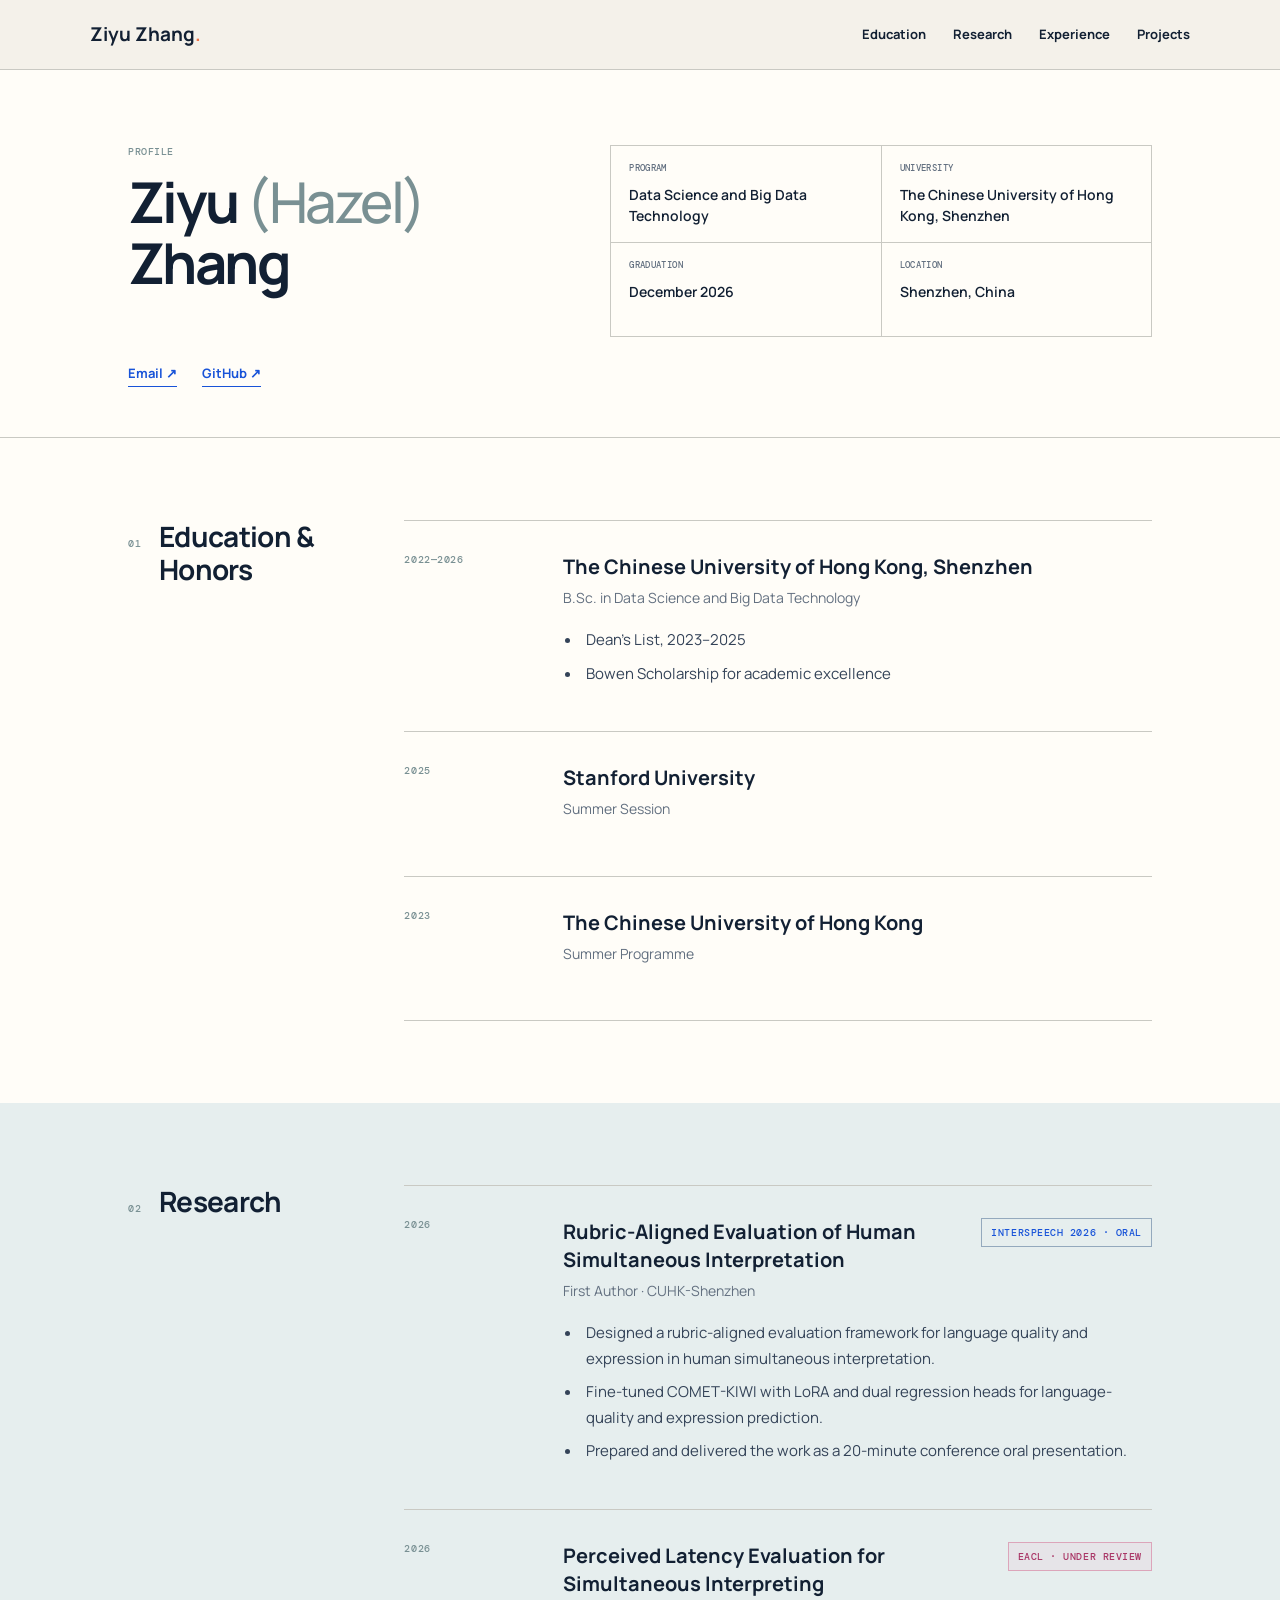
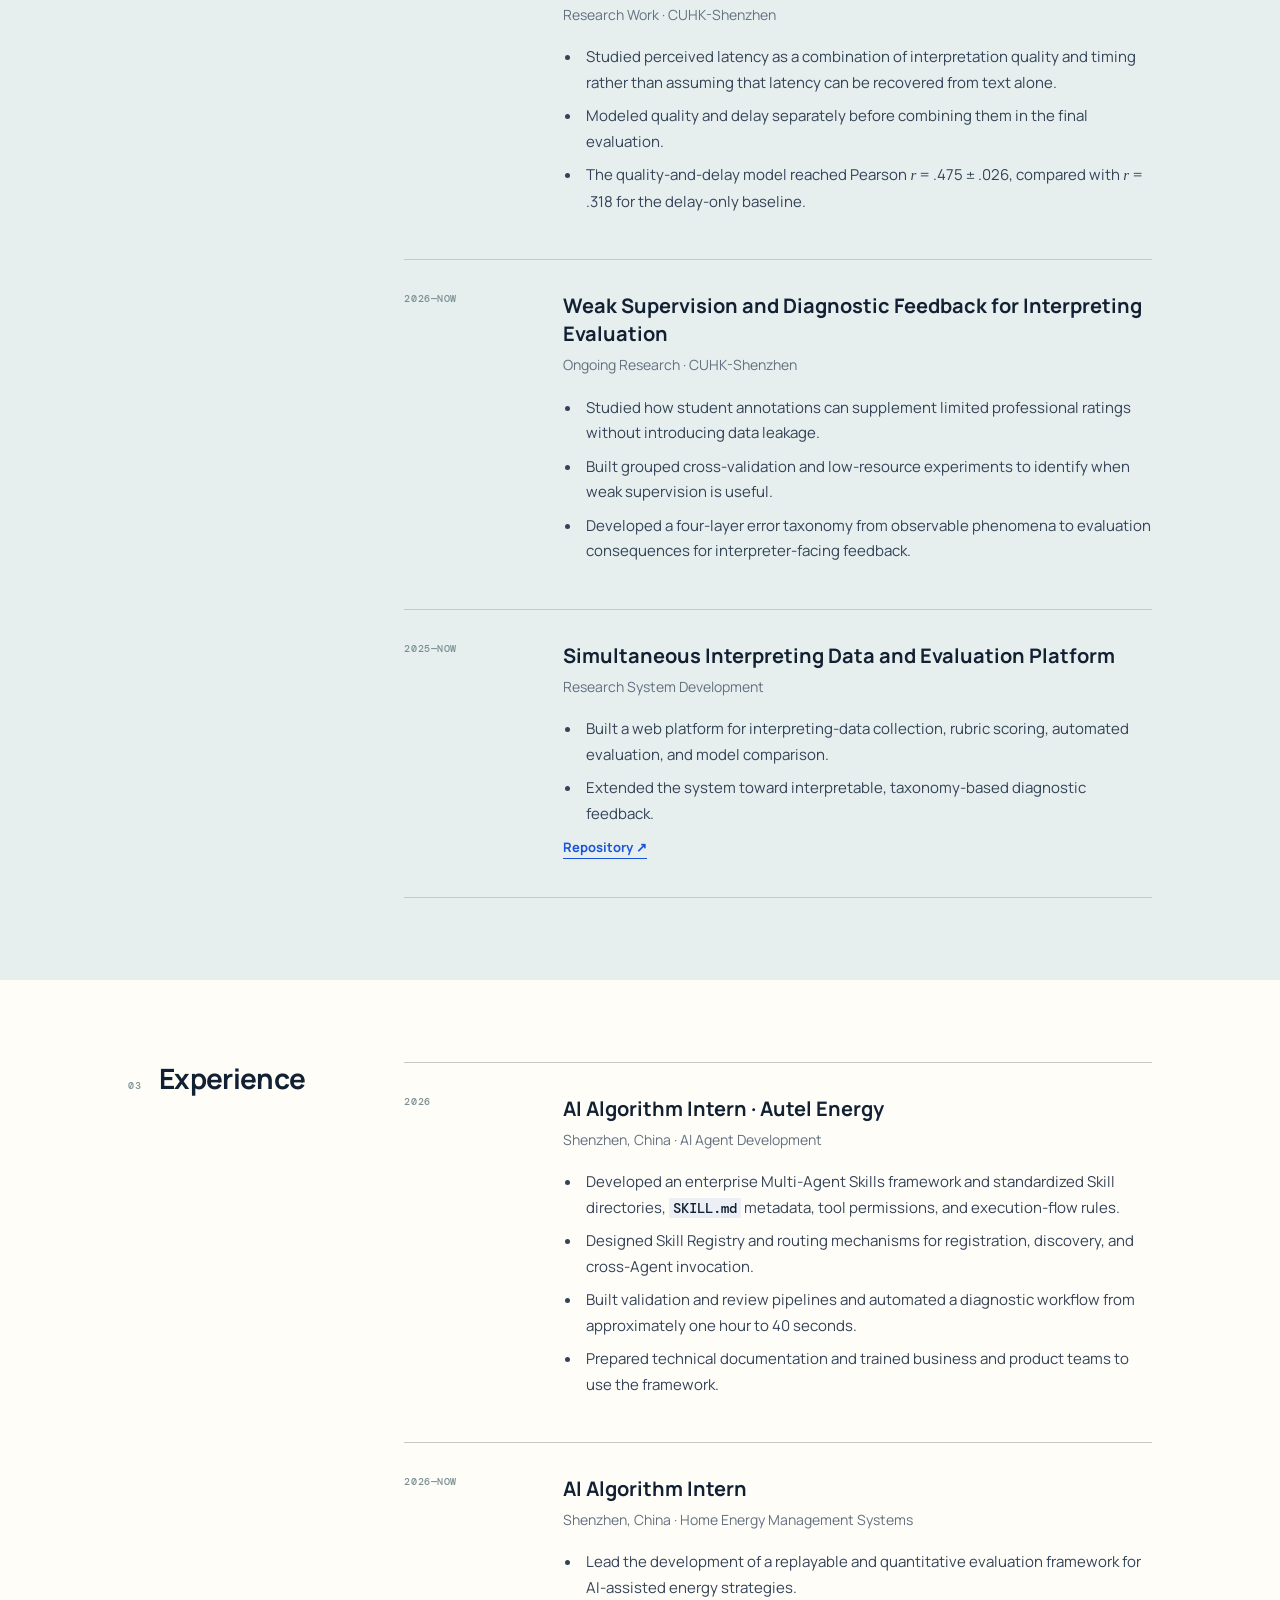
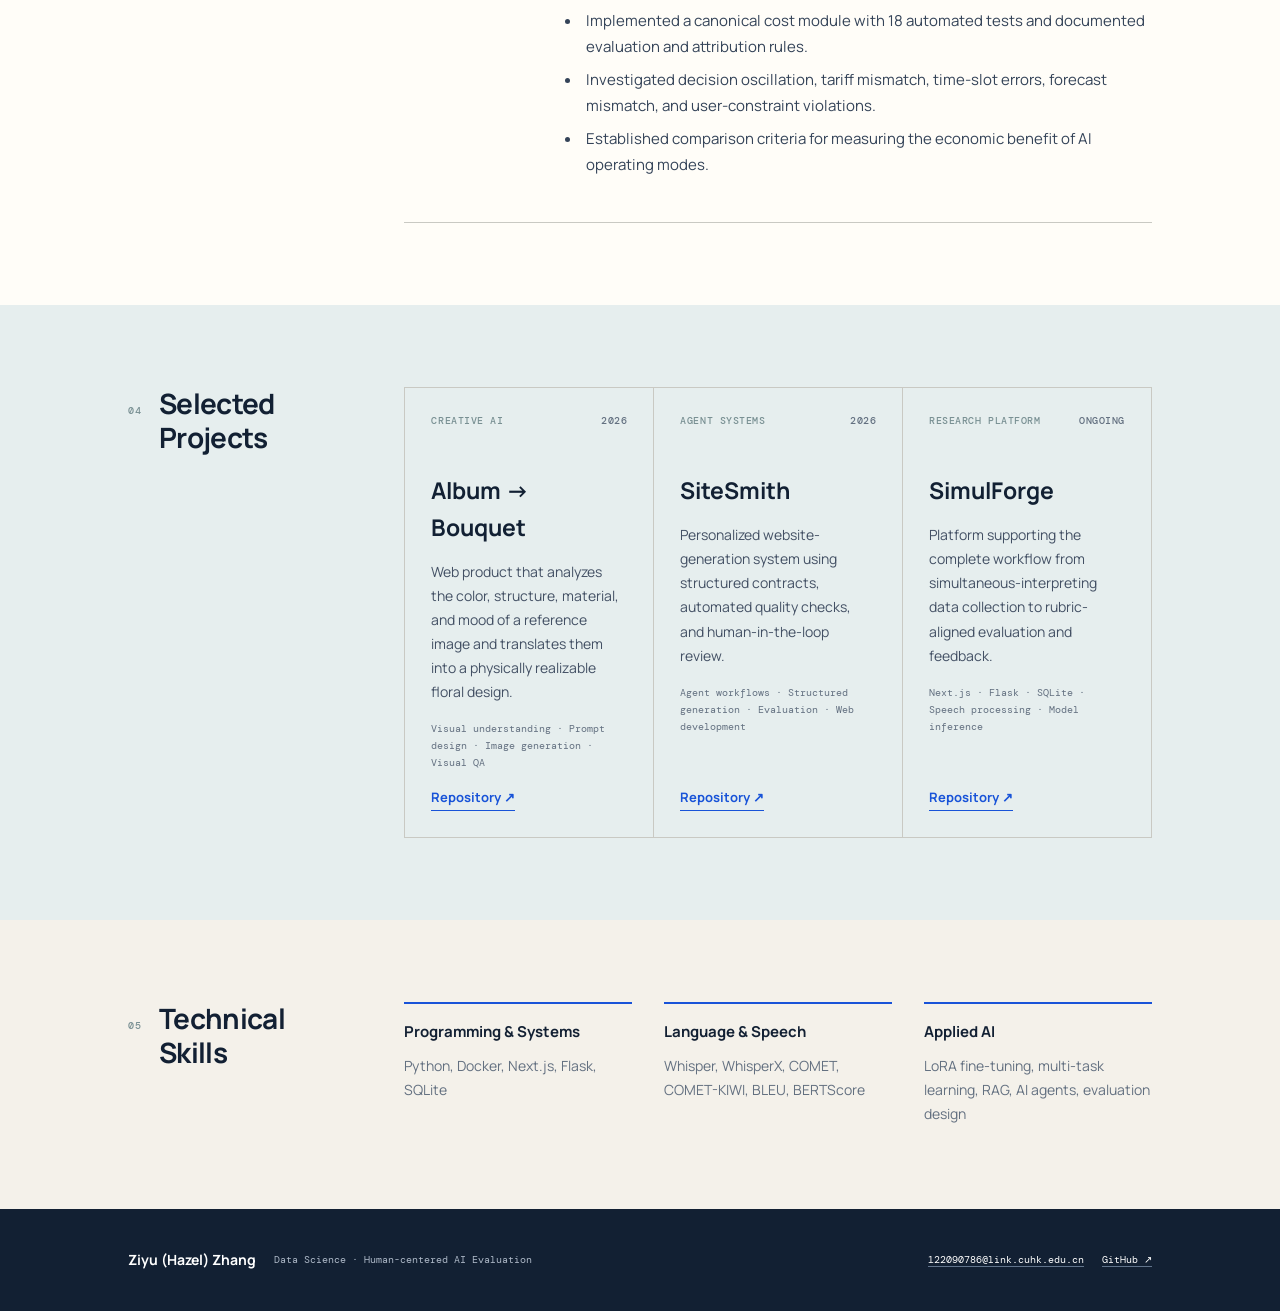
<file: index.html>
<!doctype html>
<html lang="en">
  <head>
    <meta charset="UTF-8" />
    <meta name="viewport" content="width=device-width, initial-scale=1.0" />
    <meta name="description" content="Ziyu (Hazel) Zhang — research, experience, and projects in human-centered AI evaluation, language technology, and applied AI." />
    <meta name="theme-color" content="#f4f1ea" />
    <title>Ziyu (Hazel) Zhang</title>
    <link rel="preconnect" href="https://fonts.googleapis.com" />
    <link rel="preconnect" href="https://fonts.gstatic.com" crossorigin />
    <link href="https://fonts.googleapis.com/css2?family=DM+Mono:wght@400;500&family=Manrope:wght@400;500;600;700&display=swap" rel="stylesheet" />
    <link rel="stylesheet" href="styles.css" />
  </head>
  <body>
    <a class="skip-link" href="#main">Skip to content</a>

    <header class="site-header">
      <a class="wordmark" href="#top">Ziyu Zhang<span>.</span></a>
      <nav aria-label="Primary navigation">
        <a href="#education">Education</a>
        <a href="#research">Research</a>
        <a href="#experience">Experience</a>
        <a href="#projects">Projects</a>
      </nav>
    </header>

    <main id="main">
      <section class="profile" id="top">
        <div>
          <p class="eyebrow">Profile</p>
          <h1>Ziyu <span>(Hazel)</span> Zhang</h1>
        </div>
        <dl class="profile-facts">
          <div><dt>Program</dt><dd>Data Science and Big Data Technology</dd></div>
          <div><dt>University</dt><dd>The Chinese University of Hong Kong, Shenzhen</dd></div>
          <div><dt>Graduation</dt><dd>December 2026</dd></div>
          <div><dt>Location</dt><dd>Shenzhen, China</dd></div>
        </dl>
        <div class="profile-links">
          <a href="mailto:122090786@link.cuhk.edu.cn">Email ↗</a>
          <a href="https://github.com/hazezhang" target="_blank" rel="noreferrer">GitHub ↗</a>
        </div>
      </section>

      <section class="resume-section" id="education">
        <header class="section-header"><p>01</p><h2>Education &amp; Honors</h2></header>
        <div class="entries">
          <article class="entry">
            <div class="entry-time">2022—2026</div>
            <div class="entry-main">
              <h3>The Chinese University of Hong Kong, Shenzhen</h3>
              <p class="entry-subtitle">B.Sc. in Data Science and Big Data Technology</p>
              <ul><li>Dean’s List, 2023–2025</li><li>Bowen Scholarship for academic excellence</li></ul>
            </div>
          </article>
          <article class="entry">
            <div class="entry-time">2025</div>
            <div class="entry-main">
              <h3>Stanford University</h3>
              <p class="entry-subtitle">Summer Session</p>
            </div>
          </article>
          <article class="entry">
            <div class="entry-time">2023</div>
            <div class="entry-main">
              <h3>The Chinese University of Hong Kong</h3>
              <p class="entry-subtitle">Summer Programme</p>
            </div>
          </article>
        </div>
      </section>

      <section class="resume-section alternate" id="research">
        <header class="section-header"><p>02</p><h2>Research</h2></header>
        <div class="entries">
          <article class="entry">
            <div class="entry-time">2026</div>
            <div class="entry-main">
              <div class="entry-heading"><h3>Rubric-Aligned Evaluation of Human Simultaneous Interpretation</h3><span class="badge">INTERSPEECH 2026 · Oral</span></div>
              <p class="entry-subtitle">First Author · CUHK-Shenzhen</p>
              <ul>
                <li>Designed a rubric-aligned evaluation framework for language quality and expression in human simultaneous interpretation.</li>
                <li>Fine-tuned COMET-KIWI with LoRA and dual regression heads for language-quality and expression prediction.</li>
                <li>Prepared and delivered the work as a 20-minute conference oral presentation.</li>
              </ul>
            </div>
          </article>
          <article class="entry">
            <div class="entry-time">2026</div>
            <div class="entry-main">
              <div class="entry-heading"><h3>Perceived Latency Evaluation for Simultaneous Interpreting</h3><span class="badge review">EACL · Under Review</span></div>
              <p class="entry-subtitle">Research Work · CUHK-Shenzhen</p>
              <ul>
                <li>Studied perceived latency as a combination of interpretation quality and timing rather than assuming that latency can be recovered from text alone.</li>
                <li>Modeled quality and delay separately before combining them in the final evaluation.</li>
                <li>The quality-and-delay model reached Pearson <em>r</em> = .475 ± .026, compared with <em>r</em> = .318 for the delay-only baseline.</li>
              </ul>
            </div>
          </article>
          <article class="entry">
            <div class="entry-time">2026—Now</div>
            <div class="entry-main">
              <h3>Weak Supervision and Diagnostic Feedback for Interpreting Evaluation</h3>
              <p class="entry-subtitle">Ongoing Research · CUHK-Shenzhen</p>
              <ul>
                <li>Studied how student annotations can supplement limited professional ratings without introducing data leakage.</li>
                <li>Built grouped cross-validation and low-resource experiments to identify when weak supervision is useful.</li>
                <li>Developed a four-layer error taxonomy from observable phenomena to evaluation consequences for interpreter-facing feedback.</li>
              </ul>
            </div>
          </article>
          <article class="entry">
            <div class="entry-time">2025—Now</div>
            <div class="entry-main">
              <h3>Simultaneous Interpreting Data and Evaluation Platform</h3>
              <p class="entry-subtitle">Research System Development</p>
              <ul>
                <li>Built a web platform for interpreting-data collection, rubric scoring, automated evaluation, and model comparison.</li>
                <li>Extended the system toward interpretable, taxonomy-based diagnostic feedback.</li>
              </ul>
              <a class="inline-link" href="https://github.com/hazezhang/simulForge" target="_blank" rel="noreferrer">Repository ↗</a>
            </div>
          </article>
        </div>
      </section>

      <section class="resume-section" id="experience">
        <header class="section-header"><p>03</p><h2>Experience</h2></header>
        <div class="entries">
          <article class="entry">
            <div class="entry-time">2026</div>
            <div class="entry-main">
              <h3>AI Algorithm Intern · Autel Energy</h3>
              <p class="entry-subtitle">Shenzhen, China · AI Agent Development</p>
              <ul>
                <li>Developed an enterprise Multi-Agent Skills framework and standardized Skill directories, <code>SKILL.md</code> metadata, tool permissions, and execution-flow rules.</li>
                <li>Designed Skill Registry and routing mechanisms for registration, discovery, and cross-Agent invocation.</li>
                <li>Built validation and review pipelines and automated a diagnostic workflow from approximately one hour to 40 seconds.</li>
                <li>Prepared technical documentation and trained business and product teams to use the framework.</li>
              </ul>
            </div>
          </article>
          <article class="entry">
            <div class="entry-time">2026—Now</div>
            <div class="entry-main">
              <h3>AI Algorithm Intern</h3>
              <p class="entry-subtitle">Shenzhen, China · Home Energy Management Systems</p>
              <ul>
                <li>Lead the development of a replayable and quantitative evaluation framework for AI-assisted energy strategies.</li>
                <li>Implemented a canonical cost module with 18 automated tests and documented evaluation and attribution rules.</li>
                <li>Investigated decision oscillation, tariff mismatch, time-slot errors, forecast mismatch, and user-constraint violations.</li>
                <li>Established comparison criteria for measuring the economic benefit of AI operating modes.</li>
              </ul>
            </div>
          </article>
        </div>
      </section>

      <section class="resume-section alternate" id="projects">
        <header class="section-header"><p>04</p><h2>Selected Projects</h2></header>
        <div class="project-grid">
          <article class="project-card">
            <div class="project-top"><span>Creative AI</span><span>2026</span></div>
            <h3>Album → Bouquet</h3>
            <p>Web product that analyzes the color, structure, material, and mood of a reference image and translates them into a physically realizable floral design.</p>
            <p class="stack">Visual understanding · Prompt design · Image generation · Visual QA</p>
            <a href="https://github.com/hazezhang/Album-era" target="_blank" rel="noreferrer">Repository ↗</a>
          </article>
          <article class="project-card">
            <div class="project-top"><span>Agent systems</span><span>2026</span></div>
            <h3>SiteSmith</h3>
            <p>Personalized website-generation system using structured contracts, automated quality checks, and human-in-the-loop review.</p>
            <p class="stack">Agent workflows · Structured generation · Evaluation · Web development</p>
            <a href="https://github.com/hazezhang/SiteSmith" target="_blank" rel="noreferrer">Repository ↗</a>
          </article>
          <article class="project-card">
            <div class="project-top"><span>Research platform</span><span>Ongoing</span></div>
            <h3>SimulForge</h3>
            <p>Platform supporting the complete workflow from simultaneous-interpreting data collection to rubric-aligned evaluation and feedback.</p>
            <p class="stack">Next.js · Flask · SQLite · Speech processing · Model inference</p>
            <a href="https://github.com/hazezhang/simulForge" target="_blank" rel="noreferrer">Repository ↗</a>
          </article>
        </div>
      </section>

      <section class="resume-section skills-section" id="skills">
        <header class="section-header"><p>05</p><h2>Technical Skills</h2></header>
        <div class="skills-grid">
          <div><h3>Programming &amp; Systems</h3><p>Python, Docker, Next.js, Flask, SQLite</p></div>
          <div><h3>Language &amp; Speech</h3><p>Whisper, WhisperX, COMET, COMET-KIWI, BLEU, BERTScore</p></div>
          <div><h3>Applied AI</h3><p>LoRA fine-tuning, multi-task learning, RAG, AI agents, evaluation design</p></div>
        </div>
      </section>
    </main>

    <footer>
      <div><strong>Ziyu (Hazel) Zhang</strong><span>Data Science · Human-centered AI Evaluation</span></div>
      <div><a href="mailto:122090786@link.cuhk.edu.cn">122090786@link.cuhk.edu.cn</a><a href="https://github.com/hazezhang" target="_blank" rel="noreferrer">GitHub ↗</a></div>
    </footer>
  </body>
</html>
</file>
<file: styles.css>
:root { --ink:#122033; --blue:#1853d8; --sage:#799093; --pink:#e46398; --orange:#ef7449; --paper:#f4f1ea; --white:#fffdf8; --tint:#e6eeee; --line:#c9c9c3; --muted:#637080; }
* { box-sizing:border-box; }
html { scroll-behavior:smooth; }
body { margin:0; color:var(--ink); background:var(--paper); font-family:Manrope,Arial,sans-serif; line-height:1.6; }
a { color:inherit; text-decoration:none; }
::selection { color:white; background:var(--blue); }
.skip-link { position:fixed; top:-60px; left:16px; z-index:100; padding:10px 14px; color:white; background:var(--blue); }
.skip-link:focus { top:12px; }
.site-header { height:70px; display:flex; align-items:center; justify-content:space-between; padding:0 7vw; border-bottom:1px solid var(--line); }
.wordmark { font-size:19px; font-weight:700; }.wordmark span { color:var(--orange); }
nav { display:flex; gap:27px; font-size:13px; font-weight:700; }
nav a { padding:7px 0; border-bottom:1px solid transparent; }nav a:hover,nav a:focus-visible { border-color:var(--blue); }
.eyebrow,.section-header p,.entry-time,.project-top,.badge { margin:0; color:var(--sage); font:500 10px "DM Mono",monospace; letter-spacing:.055em; text-transform:uppercase; }
.profile { display:grid; grid-template-columns:minmax(260px,.85fr) minmax(420px,1.15fr); gap:8%; padding:75px 10vw 68px; background:var(--white); border-bottom:1px solid var(--line); }
.profile h1 { margin:14px 0 0; font-size:clamp(38px,4.4vw,62px); line-height:1.08; letter-spacing:-.045em; }.profile h1 span { color:var(--sage); font-weight:500; }
.profile-facts { display:grid; grid-template-columns:1fr 1fr; gap:0; margin:0; border-top:1px solid var(--line); border-left:1px solid var(--line); }.profile-facts div { min-height:94px; padding:16px 18px; border-right:1px solid var(--line); border-bottom:1px solid var(--line); }.profile-facts dt { margin-bottom:10px; color:var(--muted); font:500 9px "DM Mono",monospace; letter-spacing:.04em; text-transform:uppercase; }.profile-facts dd { margin:0; font-size:14px; line-height:1.5; font-weight:600; }
.profile-links { grid-column:1/-1; display:flex; gap:25px; padding-top:8px; }.profile-links a,.inline-link,.project-card>a { padding-bottom:2px; color:var(--blue); font-size:13px; font-weight:700; border-bottom:1px solid currentColor; }
.resume-section { display:grid; grid-template-columns:20% minmax(0,1fr); gap:7%; padding:82px 10vw; background:var(--white); }.resume-section.alternate { background:var(--tint); }.section-header { display:flex; gap:18px; align-items:baseline; }.section-header h2 { margin:0; font-size:28px; line-height:1.2; letter-spacing:-.025em; }
.entries { max-width:920px; border-top:1px solid var(--line); }.entry { display:grid; grid-template-columns:125px minmax(0,1fr); gap:34px; padding:32px 0 37px; border-bottom:1px solid var(--line); }.entry-main h3 { margin:0 0 6px; font-size:20px; line-height:1.4; }.entry-subtitle { margin:0 0 18px; color:var(--muted); font-size:14px; }.entry-main ul { margin:0; padding-left:19px; color:#344358; }.entry-main li { margin:8px 0; padding-left:4px; font-size:15px; line-height:1.7; }.entry-main em { font-family:Georgia,serif; }.entry-heading { display:flex; justify-content:space-between; align-items:flex-start; gap:20px; }.entry-heading h3 { max-width:630px; }.badge { flex:none; padding:7px 9px; color:var(--blue); border:1px solid #94a9bd; }
.entry-main code { padding:1px 4px; color:var(--ink); background:rgba(24,83,216,.08); font:500 .92em "DM Mono",monospace; }
.badge.review { color:#a93666; border-color:#dca5ba; background:rgba(228,99,152,.07); }
.project-grid { display:grid; grid-template-columns:repeat(3,1fr); gap:0; max-width:1000px; border-top:1px solid var(--line); border-left:1px solid var(--line); }.project-card { min-height:360px; display:flex; flex-direction:column; padding:26px; border-right:1px solid var(--line); border-bottom:1px solid var(--line); }.project-top { display:flex; justify-content:space-between; color:var(--muted); }.project-top span:first-child { color:var(--sage); }.project-card h3 { margin:45px 0 14px; font-size:23px; }.project-card p { margin:0 0 16px; color:#435064; font-size:14px; line-height:1.72; }.project-card .stack { color:var(--muted); font:400 10px/1.7 "DM Mono",monospace; }.project-card>a { align-self:flex-start; margin-top:auto; }
.skills-section { background:var(--paper); }.skills-grid { display:grid; grid-template-columns:repeat(3,1fr); gap:32px; max-width:1000px; }.skills-grid div { border-top:2px solid var(--blue); padding-top:16px; }.skills-grid h3 { margin:0 0 10px; font-size:15px; }.skills-grid p { margin:0; color:var(--muted); font-size:14px; line-height:1.72; }
footer { display:flex; justify-content:space-between; gap:30px; padding:40px 10vw; color:white; background:var(--ink); }footer div { display:flex; gap:18px; align-items:center; }footer strong { font-size:14px; }footer span,footer a { color:#aeb9c8; font:400 10px "DM Mono",monospace; }footer a { color:white; border-bottom:1px solid #61748c; }
@media (max-width:850px) { .profile { grid-template-columns:1fr; }.profile-links { grid-column:1; }.resume-section { grid-template-columns:1fr; gap:32px; }.section-header { padding-bottom:4px; }.project-grid { grid-template-columns:1fr 1fr; }.skills-grid { grid-template-columns:1fr 1fr; } }
@media (max-width:580px) { .site-header { height:62px; padding:0 6vw; }nav { display:none; }.profile { gap:38px; padding:55px 7vw 48px; }.profile h1 { font-size:41px; }.profile-facts { grid-template-columns:1fr; }.profile-facts div { min-height:80px; }.resume-section { padding:62px 7vw; }.section-header h2 { font-size:25px; }.entry { grid-template-columns:1fr; gap:12px; padding:27px 0 31px; }.entry-heading { display:block; }.badge { display:inline-block; margin:8px 0 5px; }.entry-main li { font-size:14px; }.project-grid,.skills-grid { grid-template-columns:1fr; }.project-card { min-height:315px; }footer,footer div { flex-direction:column; align-items:flex-start; }footer { padding:38px 7vw; } }
</file>
